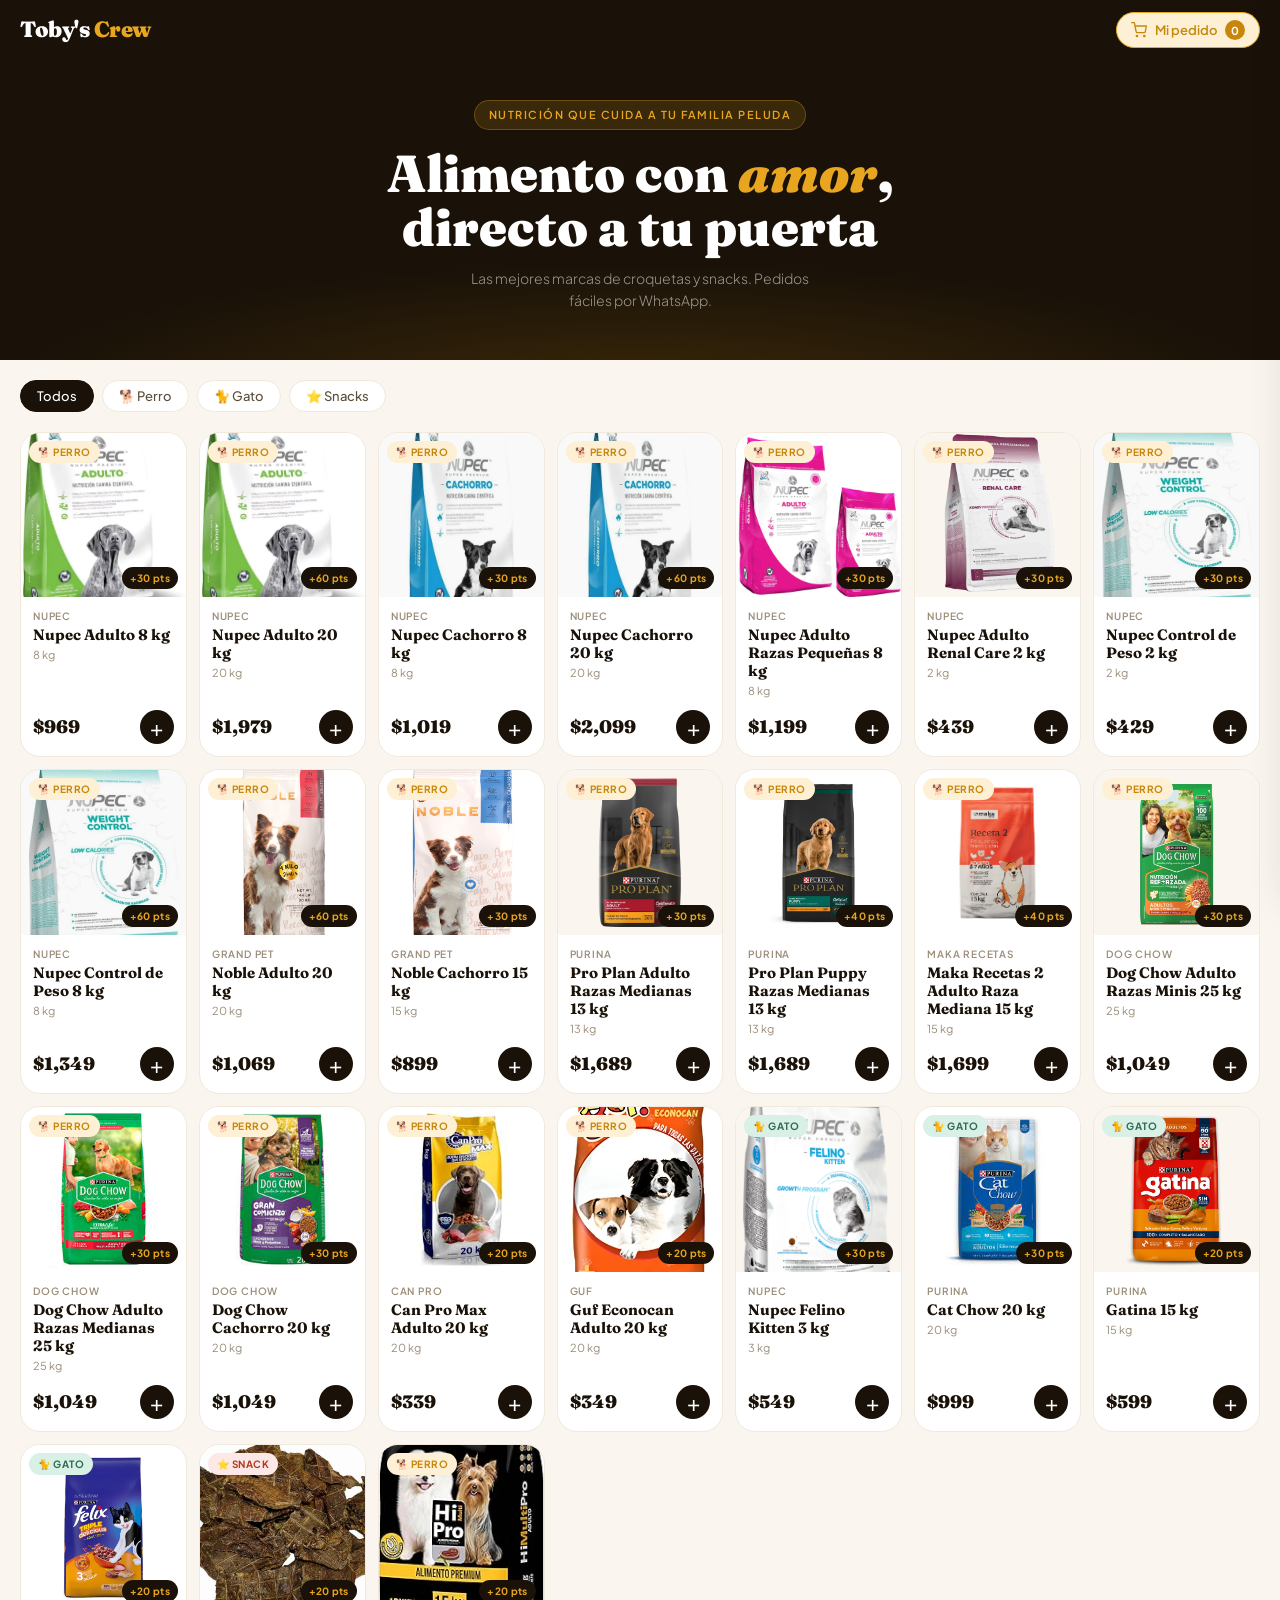
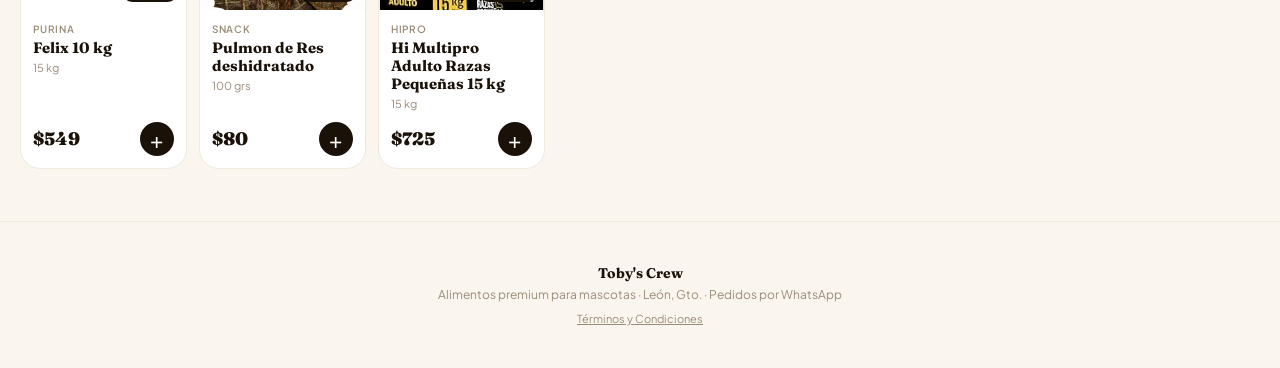
<file: index.html>
<!DOCTYPE html>
<html lang="es">
<head>
  <meta charset="UTF-8" />
  <meta name="viewport" content="width=device-width, initial-scale=1.0" />
  <meta name="description" content="Toby's Crew — Alimentos premium para tu mascota. Pide fácil por WhatsApp." />
  <title>Toby's Crew 🐾</title>
  <link rel="icon" href="data:image/svg+xml,<svg xmlns='http://www.w3.org/2000/svg' viewBox='0 0 100 100'><text y='.9em' font-size='90'>🐾</text></svg>" />
  <link rel="stylesheet" href="css/style.css" />
</head>
<body>

  <!-- ── HEADER ──────────────────────────────────────────────── -->
  <header class="site-header">
    <a class="logo" href="#">Toby's <em>Crew</em></a>
    <!-- ──<a href="historial.html" style="color:rgba(255,255,255,0.55);font-size:12px;font-weight:500;text-decoration:none;margin-right:8px">📊 Historial</a> -->
    <button class="cart-toggle" id="cart-toggle" aria-label="Ver carrito">
      <svg viewBox="0 0 24 24" fill="none" stroke="currentColor" stroke-width="2" stroke-linecap="round" stroke-linejoin="round">
        <circle cx="9" cy="21" r="1"/><circle cx="20" cy="21" r="1"/>
        <path d="M1 1h4l2.68 13.39a2 2 0 0 0 2 1.61h9.72a2 2 0 0 0 2-1.61L23 6H6"/>
      </svg>
      Mi pedido
      <span class="cart-badge" id="cart-badge">0</span>
    </button>
  </header>

  <!-- ── PROMO BANNER ──────────────────────────────────────────── -->
  <div class="promo-banner" id="promo-banner">
    🔥 <em>¡Ofertas especiales!</em> Algunos productos con descuento por tiempo limitado
  </div>

  <!-- ── HERO ────────────────────────────────────────────────── -->
  <section class="hero">
    <span class="hero-eyebrow">Nutrición que cuida a tu familia peluda</span>
    <h1>Alimento con <em>amor</em>,<br>directo a tu puerta</h1>
    <p>Las mejores marcas de croquetas y snacks. Pedidos fáciles por WhatsApp.</p>
  </section>

  <!-- ── FILTERS ──────────────────────────────────────────────── -->
  <nav class="filters-bar" aria-label="Filtrar productos">
    <button class="filter-chip active" data-filter="todos">Todos</button>
    <button class="filter-chip" data-filter="perro">🐕 Perro</button>
    <button class="filter-chip" data-filter="gato">🐈 Gato</button>
    <button class="filter-chip" data-filter="snack">⭐ Snacks</button>
  </nav>

  <!-- ── CATALOG ──────────────────────────────────────────────── -->
  <main class="catalog-section">
    <div class="catalog-grid" id="catalog-grid">
      <!-- Products injected by app.js -->
      <p style="grid-column:1/-1;text-align:center;padding:2rem;color:var(--ink-muted)">Cargando productos…</p>
    </div>
  </main>

  <!-- ── FOOTER ───────────────────────────────────────────────── -->
  <footer class="site-footer">
    <strong>Toby's Crew</strong><br>
    Alimentos premium para mascotas · León, Gto. · Pedidos por WhatsApp<br>
    <a href="terminos.html" style="color:var(--ink-muted);font-size:11px;text-decoration:underline;margin-top:6px;display:inline-block">
      Términos y Condiciones
    </a>
  </footer>

  <!-- ── CART BACKDROP ────────────────────────────────────────── -->
  <div class="cart-backdrop" id="cart-backdrop" aria-hidden="true"></div>

  <!-- ── CART DRAWER ──────────────────────────────────────────── -->
  <aside class="cart-drawer" id="cart-drawer" role="dialog" aria-label="Carrito de compras">

    <div class="drawer-header">
      <h2 class="drawer-title">Tu pedido 🐾</h2>
      <button class="drawer-close" id="cart-close" aria-label="Cerrar">✕</button>
    </div>

    <!-- Step 1: Items list -->
    <div class="cart-step active" id="step-items">
      <div id="cart-items-list">
        <div class="cart-empty">
          <div class="cart-empty-icon">🛒</div>
          <p>Tu carrito está vacío.<br>¡Agrega productos del catálogo!</p>
        </div>
      </div>
    </div>

    <!-- Step 2: Customer form -->
    <div class="cart-step" id="step-form">
      <button class="btn btn-back" onclick="goBackToItems()">← Volver al pedido</button>

      <div class="order-summary-mini" id="order-summary-mini"></div>

      <div class="form-group">
        <label for="f-name">Tu nombre *</label>
        <input type="text" id="f-name" placeholder="Ej: María García" autocomplete="name" />
      </div>
      <div class="form-group">
        <label for="f-phone">Teléfono *</label>
        <input type="tel" id="f-phone" placeholder="Ej: 477 123 4567" autocomplete="tel" />
      </div>
      <div class="form-group">
        <label for="f-address">Dirección de entrega *</label>
        <input type="text" id="f-address" placeholder="Calle, número, colonia" autocomplete="street-address" />
      </div>
      <div class="form-group">
        <label for="f-codigo">¿Tienes un código de descuento?</label>
        <div style="display:flex;gap:8px">
          <input type="text" id="f-codigo" placeholder="Ej: PRIMERA10"
            style="text-transform:uppercase;letter-spacing:1px;flex:1" />
          <button type="button" onclick="aplicarCodigo()"
            style="flex-shrink:0;background:var(--ink);color:white;border:none;border-radius:var(--radius-sm);padding:0 16px;font-size:13px;font-weight:600;cursor:pointer;font-family:inherit">
            Aplicar
          </button>
        </div>
        <p id="codigo-status" style="font-size:12px;margin-top:5px;min-height:16px;font-weight:600"></p>
      </div>
      <div class="form-group">
        <label for="f-notes">Notas adicionales</label>
        <textarea id="f-notes" placeholder="Horario de entrega, instrucciones especiales…"></textarea>
      </div>
    </div>

    <!-- Cart Footer (always visible) -->
    <div class="cart-footer">
      <div class="total-row">
        <span class="total-label">Total estimado</span>
        <span class="total-value" id="cart-subtotal">$0</span>
      </div>

      <!-- Step 1 button -->
      <div id="footer-btn-items">
        <button class="btn btn-primary" id="btn-to-form" onclick="goToForm()" disabled>
          Continuar con datos de envío →
        </button>
      </div>

      <!-- Step 2 button (hidden until step 2) -->
      <div id="footer-btn-form" style="display:none">
        <button class="btn btn-whatsapp" onclick="sendOrder()">
          <svg class="wa-icon" viewBox="0 0 24 24" fill="white">
            <path d="M17.472 14.382c-.297-.149-1.758-.867-2.03-.967-.273-.099-.471-.148-.67.15-.197.297-.767.966-.94 1.164-.173.199-.347.223-.644.075-.297-.15-1.255-.463-2.39-1.475-.883-.788-1.48-1.761-1.653-2.059-.173-.297-.018-.458.13-.606.134-.133.298-.347.446-.52.149-.174.198-.298.298-.497.099-.198.05-.371-.025-.52-.075-.149-.669-1.612-.916-2.207-.242-.579-.487-.5-.669-.51-.173-.008-.371-.01-.57-.01-.198 0-.52.074-.792.372-.272.297-1.04 1.016-1.04 2.479 0 1.462 1.065 2.875 1.213 3.074.149.198 2.096 3.2 5.077 4.487.709.306 1.262.489 1.694.625.712.227 1.36.195 1.871.118.571-.085 1.758-.719 2.006-1.413.248-.694.248-1.289.173-1.413-.074-.124-.272-.198-.57-.347m-5.421 7.403h-.004a9.87 9.87 0 01-5.031-1.378l-.361-.214-3.741.982.998-3.648-.235-.374a9.86 9.86 0 01-1.51-5.26c.001-5.45 4.436-9.884 9.888-9.884 2.64 0 5.122 1.03 6.988 2.898a9.825 9.825 0 012.893 6.994c-.003 5.45-4.437 9.884-9.885 9.884m8.413-18.297A11.815 11.815 0 0012.05 0C5.495 0 .16 5.335.157 11.892c0 2.096.547 4.142 1.588 5.945L.057 24l6.305-1.654a11.882 11.882 0 005.683 1.448h.005c6.554 0 11.89-5.335 11.893-11.893a11.821 11.821 0 00-3.48-8.413Z"/>
          </svg>
          Enviar pedido por WhatsApp
        </button>
      </div>
    </div>
  </aside>

  <!-- ── TOAST ─────────────────────────────────────────────────── -->
  <div class="toast" id="toast" role="status" aria-live="polite"></div>

  <script src="js/app.js"></script>
  <script>
    // Show/hide correct footer button per step
    const observer = new MutationObserver(() => {
      const isForm = document.getElementById("step-form").classList.contains("active");
      document.getElementById("footer-btn-items").style.display = isForm ? "none" : "block";
      document.getElementById("footer-btn-form").style.display  = isForm ? "block" : "none";
      document.getElementById("cart-subtotal").textContent = isForm
        ? `$${Number(cartTotal()).toLocaleString("es-MX")}`
        : document.getElementById("cart-subtotal").textContent;
    });
    observer.observe(document.getElementById("cart-drawer"), { subtree: true, attributes: true, attributeFilter: ["class"] });
  </script>
</body>
</html>
</file>
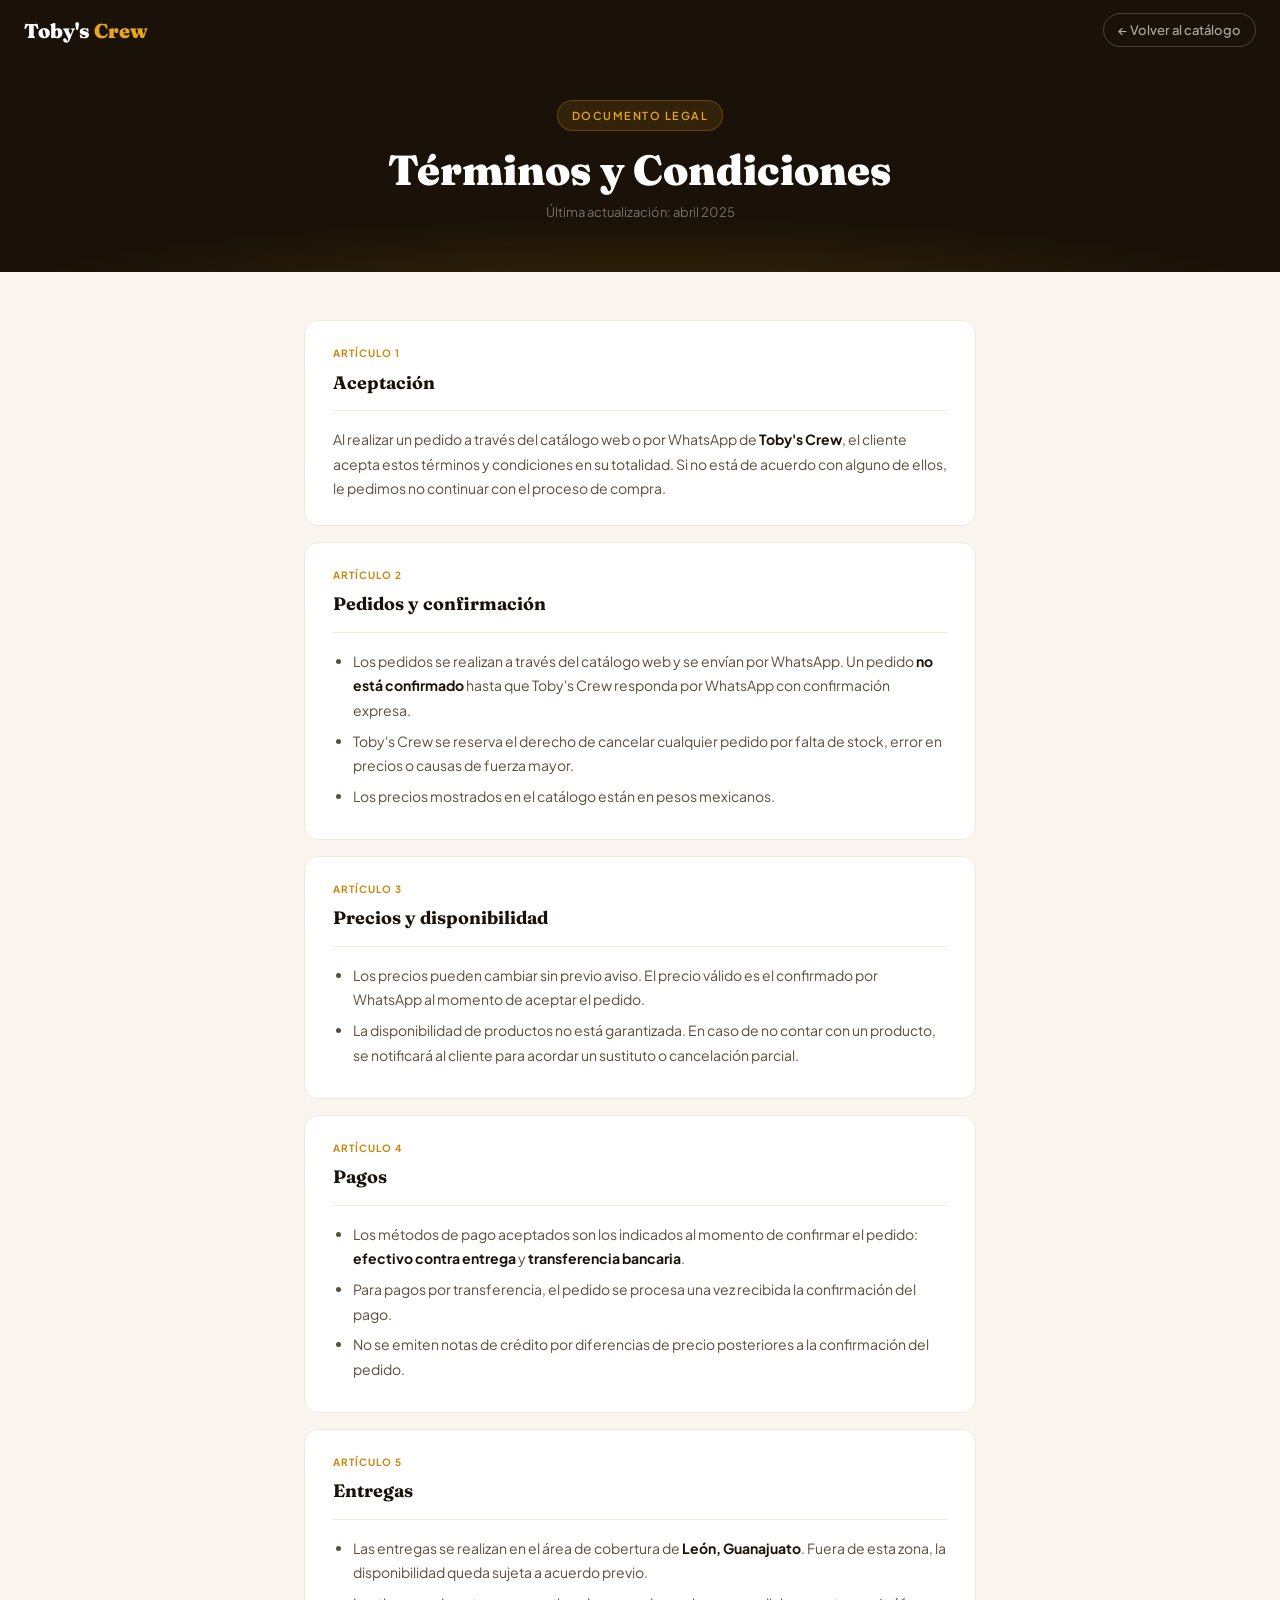
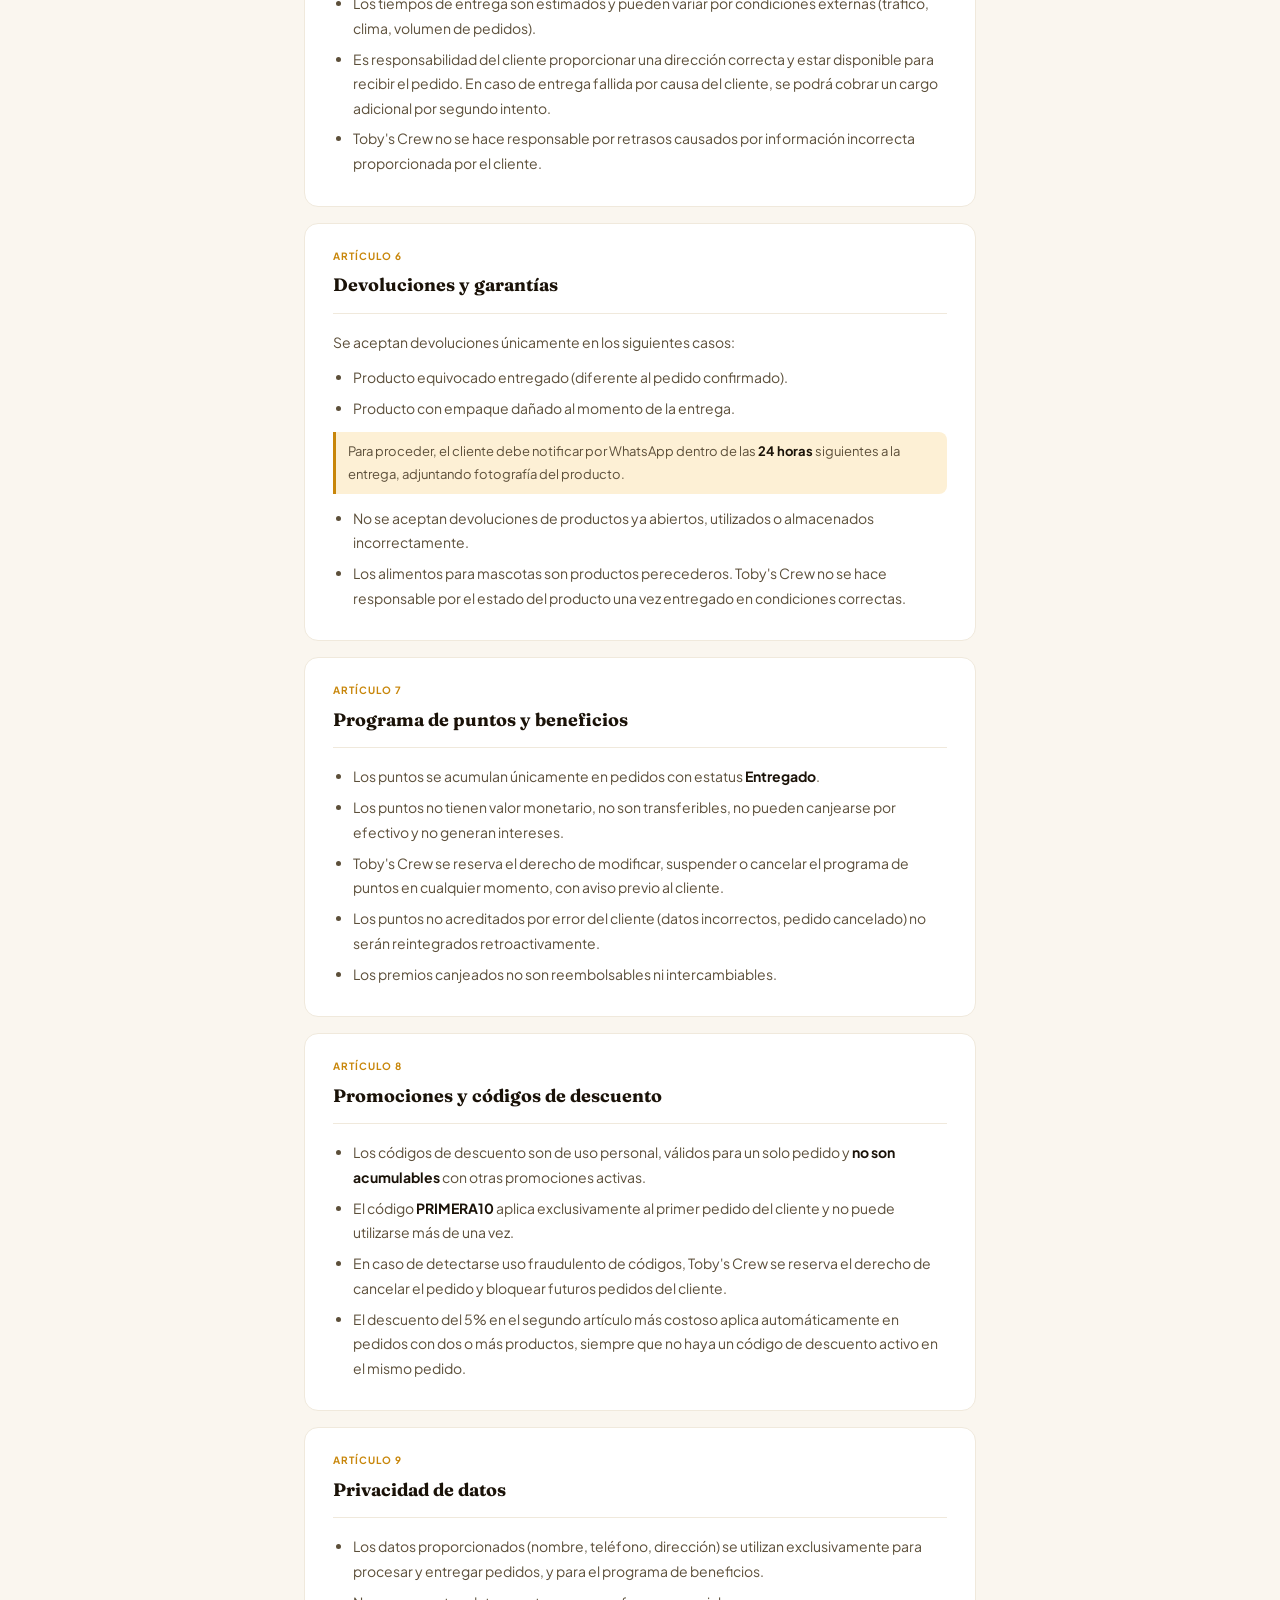
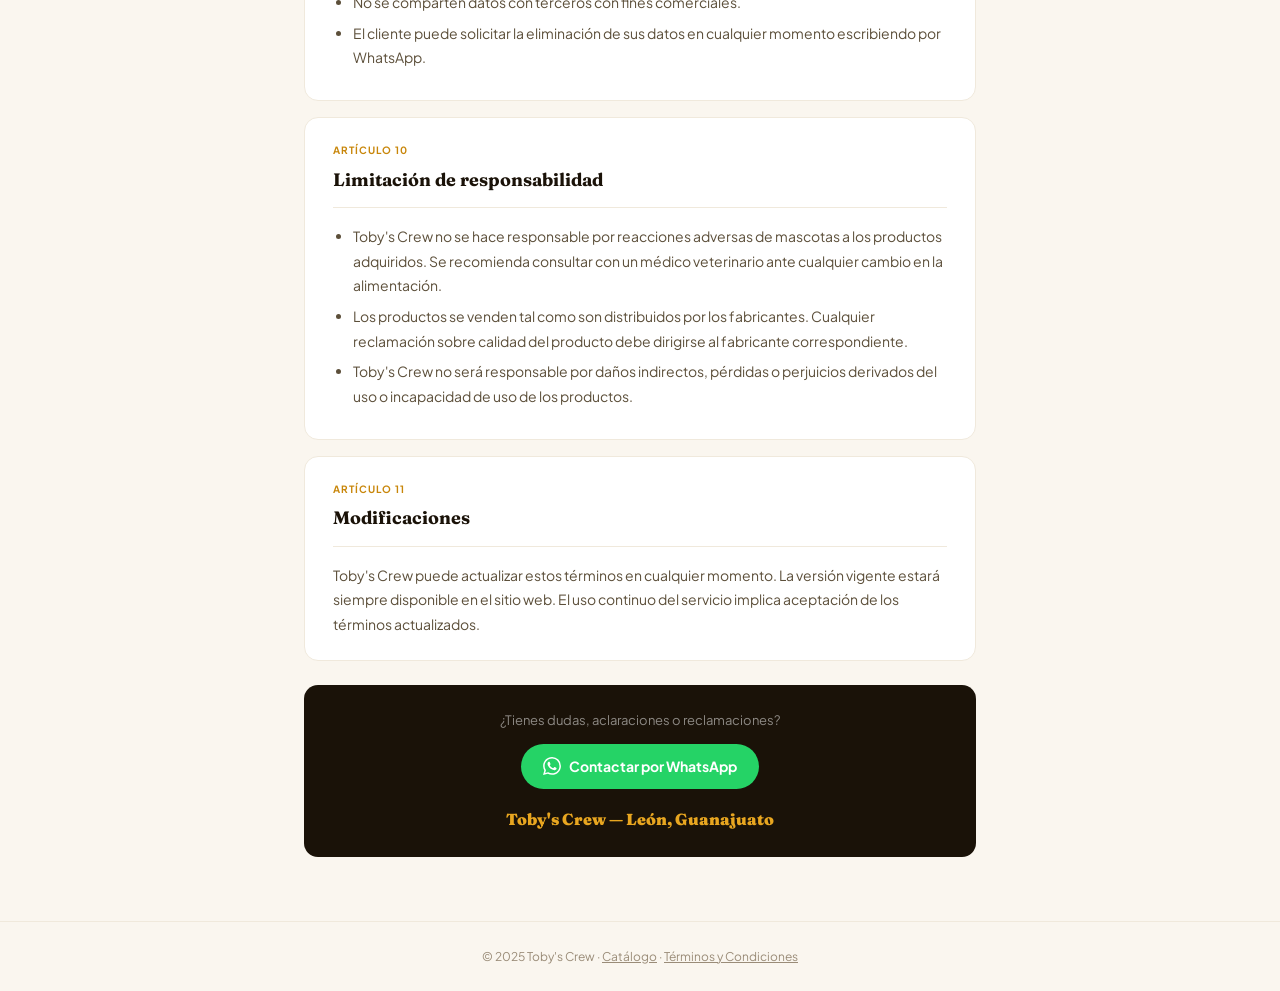
<file: terminos.html>
<!DOCTYPE html>
<html lang="es">
<head>
  <meta charset="UTF-8" />
  <meta name="viewport" content="width=device-width, initial-scale=1.0" />
  <title>Términos y Condiciones — Toby's Crew</title>
  <link rel="icon" href="data:image/svg+xml,<svg xmlns='http://www.w3.org/2000/svg' viewBox='0 0 100 100'><text y='.9em' font-size='90'>🐾</text></svg>" />
  <link rel="preconnect" href="https://fonts.googleapis.com" />
  <link rel="preconnect" href="https://fonts.gstatic.com" crossorigin />
  <link href="https://fonts.googleapis.com/css2?family=Fraunces:ital,wght@0,400;0,700;0,900;1,400&family=Plus+Jakarta+Sans:wght@300;400;500;600&display=swap" rel="stylesheet" />
  <style>
    *, *::before, *::after { box-sizing: border-box; margin: 0; padding: 0; }

    :root {
      --ink:        #1A1208;
      --ink-soft:   #5C4F3A;
      --ink-muted:  #9A8C78;
      --cream:      #FAF6EF;
      --cream-dark: #F0E9DC;
      --gold:       #C8860A;
      --gold-light: #FDF0D5;
      --gold-mid:   #E8A620;
      --green:      #2D6A4F;
      --white:      #FFFFFF;
      --radius:     14px;
    }

    html { scroll-behavior: smooth; }

    body {
      font-family: 'Plus Jakarta Sans', sans-serif;
      background: var(--cream);
      color: var(--ink);
      font-size: 15px;
      line-height: 1.75;
      -webkit-font-smoothing: antialiased;
    }

    /* ── HEADER ─────────────────────────────── */
    header {
      background: var(--ink);
      padding: 0 1.5rem;
      display: flex; align-items: center; justify-content: space-between;
      height: 60px; position: sticky; top: 0; z-index: 90;
    }
    .logo {
      font-family: 'Fraunces', serif;
      font-size: 20px; font-weight: 900;
      color: white; text-decoration: none;
    }
    .logo em { color: var(--gold-mid); font-style: normal; }
    .back-link {
      font-size: 13px; font-weight: 500;
      color: rgba(255,255,255,0.65);
      text-decoration: none;
      border: 1px solid rgba(255,255,255,0.2);
      border-radius: 100px; padding: 5px 14px;
      transition: all 0.15s;
    }
    .back-link:hover { background: rgba(255,255,255,0.1); color: white; }

    /* ── HERO ───────────────────────────────── */
    .hero {
      background: var(--ink);
      padding: 2.5rem 1.5rem 3rem;
      text-align: center;
      position: relative; overflow: hidden;
    }
    .hero::before {
      content: '';
      position: absolute; inset: 0;
      background: radial-gradient(ellipse 70% 50% at 50% 110%, rgba(200,134,10,0.15) 0%, transparent 70%);
    }
    .hero-eyebrow {
      display: inline-block;
      background: rgba(232,166,32,0.12);
      border: 1px solid rgba(232,166,32,0.25);
      color: var(--gold-mid);
      font-size: 11px; font-weight: 600;
      letter-spacing: 1.5px; text-transform: uppercase;
      padding: 5px 14px; border-radius: 100px;
      margin-bottom: 1rem; position: relative;
    }
    .hero h1 {
      font-family: 'Fraunces', serif;
      font-size: clamp(28px, 6vw, 42px);
      font-weight: 900; color: white; line-height: 1.1;
      margin-bottom: 0.5rem; position: relative;
    }
    .hero-date {
      color: rgba(255,255,255,0.4);
      font-size: 13px; position: relative;
    }

    /* ── CONTAINER ──────────────────────────── */
    .container {
      max-width: 720px;
      margin: 0 auto;
      padding: 3rem 1.5rem 4rem;
    }

    /* ── SECTION ────────────────────────────── */
    .tc-section {
      background: var(--white);
      border: 1.5px solid var(--cream-dark);
      border-radius: var(--radius);
      padding: 1.5rem 1.75rem;
      margin-bottom: 1rem;
    }
    .tc-section:last-of-type { margin-bottom: 0; }

    .tc-num {
      font-size: 10px; font-weight: 700;
      letter-spacing: 1px; text-transform: uppercase;
      color: var(--gold); margin-bottom: 4px;
    }
    .tc-title {
      font-family: 'Fraunces', serif;
      font-size: 18px; font-weight: 700;
      color: var(--ink); margin-bottom: 1rem;
      padding-bottom: 0.75rem;
      border-bottom: 1.5px solid var(--cream-dark);
    }
    .tc-body { color: var(--ink-soft); font-size: 14px; }
    .tc-body p  { margin-bottom: 0.65rem; }
    .tc-body p:last-child { margin-bottom: 0; }
    .tc-body ul {
      padding-left: 1.25rem; margin-bottom: 0.65rem;
    }
    .tc-body ul:last-child { margin-bottom: 0; }
    .tc-body li { margin-bottom: 0.4rem; }
    .tc-body strong { color: var(--ink); font-weight: 700; }
    .tc-body .highlight {
      background: var(--gold-light);
      border-left: 3px solid var(--gold);
      border-radius: 0 8px 8px 0;
      padding: 8px 12px;
      margin: 0.75rem 0; font-size: 13px;
    }

    /* ── CONTACT CARD ───────────────────────── */
    .contact-card {
      background: var(--ink);
      border-radius: var(--radius);
      padding: 1.5rem 1.75rem;
      margin-top: 1.5rem;
      text-align: center;
    }
    .contact-card p  { color: rgba(255,255,255,0.5); font-size: 13px; margin-bottom: 0.75rem; }
    .contact-card .wa-btn {
      display: inline-flex; align-items: center; gap: 8px;
      background: #25D366; color: white;
      text-decoration: none;
      border-radius: 100px; padding: 10px 22px;
      font-size: 14px; font-weight: 700;
      transition: background 0.15s;
    }
    .contact-card .wa-btn:hover { background: #1db954; }
    .contact-card .wa-icon { width: 18px; height: 18px; flex-shrink: 0; }
    .contact-card .brand {
      font-family: 'Fraunces', serif;
      font-size: 16px; font-weight: 900;
      color: var(--gold-mid); margin-top: 1rem; display: block;
    }

    /* ── FOOTER ─────────────────────────────── */
    footer {
      text-align: center;
      padding: 1.5rem;
      color: var(--ink-muted);
      font-size: 12px;
      border-top: 1px solid var(--cream-dark);
    }
    footer a { color: var(--ink-muted); text-decoration: underline; }
  </style>
</head>
<body>

<header>
  <a class="logo" href="index.html">Toby's <em>Crew</em></a>
  <a class="back-link" href="index.html">← Volver al catálogo</a>
</header>

<section class="hero">
  <span class="hero-eyebrow">Documento legal</span>
  <h1>Términos y Condiciones</h1>
  <p class="hero-date">Última actualización: abril 2025</p>
</section>

<div class="container">

  <div class="tc-section">
    <div class="tc-num">Artículo 1</div>
    <h2 class="tc-title">Aceptación</h2>
    <div class="tc-body">
      <p>Al realizar un pedido a través del catálogo web o por WhatsApp de <strong>Toby's Crew</strong>, el cliente acepta estos términos y condiciones en su totalidad. Si no está de acuerdo con alguno de ellos, le pedimos no continuar con el proceso de compra.</p>
    </div>
  </div>

  <div class="tc-section">
    <div class="tc-num">Artículo 2</div>
    <h2 class="tc-title">Pedidos y confirmación</h2>
    <div class="tc-body">
      <ul>
        <li>Los pedidos se realizan a través del catálogo web y se envían por WhatsApp. Un pedido <strong>no está confirmado</strong> hasta que Toby's Crew responda por WhatsApp con confirmación expresa.</li>
        <li>Toby's Crew se reserva el derecho de cancelar cualquier pedido por falta de stock, error en precios o causas de fuerza mayor.</li>
        <li>Los precios mostrados en el catálogo están en pesos mexicanos.</li>
      </ul>
    </div>
  </div>

  <div class="tc-section">
    <div class="tc-num">Artículo 3</div>
    <h2 class="tc-title">Precios y disponibilidad</h2>
    <div class="tc-body">
      <ul>
        <li>Los precios pueden cambiar sin previo aviso. El precio válido es el confirmado por WhatsApp al momento de aceptar el pedido.</li>
        <li>La disponibilidad de productos no está garantizada. En caso de no contar con un producto, se notificará al cliente para acordar un sustituto o cancelación parcial.</li>
      </ul>
    </div>
  </div>

  <div class="tc-section">
    <div class="tc-num">Artículo 4</div>
    <h2 class="tc-title">Pagos</h2>
    <div class="tc-body">
      <ul>
        <li>Los métodos de pago aceptados son los indicados al momento de confirmar el pedido: <strong>efectivo contra entrega</strong> y <strong>transferencia bancaria</strong>.</li>
        <li>Para pagos por transferencia, el pedido se procesa una vez recibida la confirmación del pago.</li>
        <li>No se emiten notas de crédito por diferencias de precio posteriores a la confirmación del pedido.</li>
      </ul>
    </div>
  </div>

  <div class="tc-section">
    <div class="tc-num">Artículo 5</div>
    <h2 class="tc-title">Entregas</h2>
    <div class="tc-body">
      <ul>
        <li>Las entregas se realizan en el área de cobertura de <strong>León, Guanajuato</strong>. Fuera de esta zona, la disponibilidad queda sujeta a acuerdo previo.</li>
        <li>Los tiempos de entrega son estimados y pueden variar por condiciones externas (tráfico, clima, volumen de pedidos).</li>
        <li>Es responsabilidad del cliente proporcionar una dirección correcta y estar disponible para recibir el pedido. En caso de entrega fallida por causa del cliente, se podrá cobrar un cargo adicional por segundo intento.</li>
        <li>Toby's Crew no se hace responsable por retrasos causados por información incorrecta proporcionada por el cliente.</li>
      </ul>
    </div>
  </div>

  <div class="tc-section">
    <div class="tc-num">Artículo 6</div>
    <h2 class="tc-title">Devoluciones y garantías</h2>
    <div class="tc-body">
      <p>Se aceptan devoluciones únicamente en los siguientes casos:</p>
      <ul>
        <li>Producto equivocado entregado (diferente al pedido confirmado).</li>
        <li>Producto con empaque dañado al momento de la entrega.</li>
      </ul>
      <div class="highlight">
        Para proceder, el cliente debe notificar por WhatsApp dentro de las <strong>24 horas</strong> siguientes a la entrega, adjuntando fotografía del producto.
      </div>
      <ul>
        <li>No se aceptan devoluciones de productos ya abiertos, utilizados o almacenados incorrectamente.</li>
        <li>Los alimentos para mascotas son productos perecederos. Toby's Crew no se hace responsable por el estado del producto una vez entregado en condiciones correctas.</li>
      </ul>
    </div>
  </div>

  <div class="tc-section">
    <div class="tc-num">Artículo 7</div>
    <h2 class="tc-title">Programa de puntos y beneficios</h2>
    <div class="tc-body">
      <ul>
        <li>Los puntos se acumulan únicamente en pedidos con estatus <strong>Entregado</strong>.</li>
        <li>Los puntos no tienen valor monetario, no son transferibles, no pueden canjearse por efectivo y no generan intereses.</li>
        <li>Toby's Crew se reserva el derecho de modificar, suspender o cancelar el programa de puntos en cualquier momento, con aviso previo al cliente.</li>
        <li>Los puntos no acreditados por error del cliente (datos incorrectos, pedido cancelado) no serán reintegrados retroactivamente.</li>
        <li>Los premios canjeados no son reembolsables ni intercambiables.</li>
      </ul>
    </div>
  </div>

  <div class="tc-section">
    <div class="tc-num">Artículo 8</div>
    <h2 class="tc-title">Promociones y códigos de descuento</h2>
    <div class="tc-body">
      <ul>
        <li>Los códigos de descuento son de uso personal, válidos para un solo pedido y <strong>no son acumulables</strong> con otras promociones activas.</li>
        <li>El código <strong>PRIMERA10</strong> aplica exclusivamente al primer pedido del cliente y no puede utilizarse más de una vez.</li>
        <li>En caso de detectarse uso fraudulento de códigos, Toby's Crew se reserva el derecho de cancelar el pedido y bloquear futuros pedidos del cliente.</li>
        <li>El descuento del 5% en el segundo artículo más costoso aplica automáticamente en pedidos con dos o más productos, siempre que no haya un código de descuento activo en el mismo pedido.</li>
      </ul>
    </div>
  </div>

  <div class="tc-section">
    <div class="tc-num">Artículo 9</div>
    <h2 class="tc-title">Privacidad de datos</h2>
    <div class="tc-body">
      <ul>
        <li>Los datos proporcionados (nombre, teléfono, dirección) se utilizan exclusivamente para procesar y entregar pedidos, y para el programa de beneficios.</li>
        <li>No se comparten datos con terceros con fines comerciales.</li>
        <li>El cliente puede solicitar la eliminación de sus datos en cualquier momento escribiendo por WhatsApp.</li>
      </ul>
    </div>
  </div>

  <div class="tc-section">
    <div class="tc-num">Artículo 10</div>
    <h2 class="tc-title">Limitación de responsabilidad</h2>
    <div class="tc-body">
      <ul>
        <li>Toby's Crew no se hace responsable por reacciones adversas de mascotas a los productos adquiridos. Se recomienda consultar con un médico veterinario ante cualquier cambio en la alimentación.</li>
        <li>Los productos se venden tal como son distribuidos por los fabricantes. Cualquier reclamación sobre calidad del producto debe dirigirse al fabricante correspondiente.</li>
        <li>Toby's Crew no será responsable por daños indirectos, pérdidas o perjuicios derivados del uso o incapacidad de uso de los productos.</li>
      </ul>
    </div>
  </div>

  <div class="tc-section">
    <div class="tc-num">Artículo 11</div>
    <h2 class="tc-title">Modificaciones</h2>
    <div class="tc-body">
      <p>Toby's Crew puede actualizar estos términos en cualquier momento. La versión vigente estará siempre disponible en el sitio web. El uso continuo del servicio implica aceptación de los términos actualizados.</p>
    </div>
  </div>

  <div class="contact-card">
    <p>¿Tienes dudas, aclaraciones o reclamaciones?</p>
    <a class="wa-btn" href="https://wa.me/524771998610" target="_blank" rel="noopener">
      <svg class="wa-icon" viewBox="0 0 24 24" fill="white">
        <path d="M17.472 14.382c-.297-.149-1.758-.867-2.03-.967-.273-.099-.471-.148-.67.15-.197.297-.767.966-.94 1.164-.173.199-.347.223-.644.075-.297-.15-1.255-.463-2.39-1.475-.883-.788-1.48-1.761-1.653-2.059-.173-.297-.018-.458.13-.606.134-.133.298-.347.446-.52.149-.174.198-.298.298-.497.099-.198.05-.371-.025-.52-.075-.149-.669-1.612-.916-2.207-.242-.579-.487-.5-.669-.51-.173-.008-.371-.01-.57-.01-.198 0-.52.074-.792.372-.272.297-1.04 1.016-1.04 2.479 0 1.462 1.065 2.875 1.213 3.074.149.198 2.096 3.2 5.077 4.487.709.306 1.262.489 1.694.625.712.227 1.36.195 1.871.118.571-.085 1.758-.719 2.006-1.413.248-.694.248-1.289.173-1.413-.074-.124-.272-.198-.57-.347m-5.421 7.403h-.004a9.87 9.87 0 01-5.031-1.378l-.361-.214-3.741.982.998-3.648-.235-.374a9.86 9.86 0 01-1.51-5.26c.001-5.45 4.436-9.884 9.888-9.884 2.64 0 5.122 1.03 6.988 2.898a9.825 9.825 0 012.893 6.994c-.003 5.45-4.437 9.884-9.885 9.884m8.413-18.297A11.815 11.815 0 0012.05 0C5.495 0 .16 5.335.157 11.892c0 2.096.547 4.142 1.588 5.945L.057 24l6.305-1.654a11.882 11.882 0 005.683 1.448h.005c6.554 0 11.89-5.335 11.893-11.893a11.821 11.821 0 00-3.48-8.413Z"/>
      </svg>
      Contactar por WhatsApp
    </a>
    <span class="brand">Toby's Crew — León, Guanajuato</span>
  </div>

</div>

<footer>
  <p>© 2025 Toby's Crew · <a href="index.html">Catálogo</a> · <a href="terminos.html">Términos y Condiciones</a></p>
</footer>

</body>
</html>
</file>
<file: css/style.css>
@import url('https://fonts.googleapis.com/css2?family=Fraunces:ital,wght@0,400;0,700;0,900;1,400&family=Plus+Jakarta+Sans:wght@300;400;500;600&display=swap');

/* ─── RESET & TOKENS ─────────────────────────────────────────── */
*, *::before, *::after { box-sizing: border-box; margin: 0; padding: 0; }

:root {
  --ink:        #1A1208;
  --ink-soft:   #5C4F3A;
  --ink-muted:  #9A8C78;
  --cream:      #FAF6EF;
  --cream-dark: #F0E9DC;
  --gold:       #C8860A;
  --gold-light: #FDF0D5;
  --gold-mid:   #E8A620;
  --green:      #2D6A4F;
  --green-light:#D8F0E5;
  --red:        #B33A1A;
  --white:      #FFFFFF;
  --radius-sm:  8px;
  --radius-md:  14px;
  --radius-lg:  20px;
  --shadow:     0 4px 20px rgba(26,18,8,0.08);
  --shadow-lg:  0 12px 40px rgba(26,18,8,0.14);
}

html { scroll-behavior: smooth; }

body {
  font-family: 'Plus Jakarta Sans', sans-serif;
  background: var(--cream);
  color: var(--ink);
  min-height: 100vh;
  font-size: 15px;
  line-height: 1.6;
  -webkit-font-smoothing: antialiased;
}

img { max-width: 100%; display: block; }
button { cursor: pointer; font-family: inherit; }

/* ─── HEADER ─────────────────────────────────────────────────── */
.site-header {
  position: sticky; top: 0; z-index: 90;
  background: var(--ink);
  padding: 0 1.25rem;
  display: flex; align-items: center; justify-content: space-between;
  height: 60px;
}

.logo {
  font-family: 'Fraunces', serif;
  font-size: 22px; font-weight: 900;
  color: var(--white);
  letter-spacing: -0.5px;
  text-decoration: none;
}
.logo em { color: var(--gold-mid); font-style: normal; }

.cart-toggle {
  display: flex; align-items: center; gap: 8px;
  background: var(--gold-light);
  border: 1.5px solid var(--gold-mid);
  border-radius: 100px;
  padding: 7px 14px;
  color: var(--gold);
  font-weight: 600; font-size: 13px;
  transition: all 0.15s;
}
.cart-toggle:hover { background: var(--gold-mid); color: var(--white); border-color: var(--gold-mid); }
.cart-toggle svg { width: 16px; height: 16px; }

.cart-badge {
  background: var(--gold);
  color: white;
  border-radius: 50%;
  width: 20px; height: 20px;
  font-size: 11px; font-weight: 700;
  display: flex; align-items: center; justify-content: center;
}

/* ─── HERO ───────────────────────────────────────────────────── */
.hero {
  background: var(--ink);
  padding: 2.5rem 1.25rem 3rem;
  text-align: center;
  position: relative;
  overflow: hidden;
}

.hero::before {
  content: '';
  position: absolute; inset: 0;
  background: radial-gradient(ellipse 70% 60% at 50% 110%, rgba(200,134,10,0.18) 0%, transparent 70%);
}

.hero-eyebrow {
  display: inline-block;
  background: rgba(232,166,32,0.15);
  border: 1px solid rgba(232,166,32,0.3);
  color: var(--gold-mid);
  font-size: 11px; font-weight: 600;
  letter-spacing: 1.5px; text-transform: uppercase;
  padding: 5px 14px; border-radius: 100px;
  margin-bottom: 1rem;
  position: relative;
}

.hero h1 {
  font-family: 'Fraunces', serif;
  font-size: clamp(32px, 7vw, 52px);
  font-weight: 900; line-height: 1.05;
  color: var(--white);
  margin-bottom: 0.75rem;
  position: relative;
}
.hero h1 em { color: var(--gold-mid); font-style: italic; }

.hero p {
  color: rgba(255,255,255,0.55);
  font-size: 14px; font-weight: 300;
  max-width: 340px; margin: 0 auto;
  position: relative;
}

/* ─── FILTERS ────────────────────────────────────────────────── */
.filters-bar {
  display: flex; gap: 8px;
  padding: 1.25rem 1.25rem 0;
  overflow-x: auto; -webkit-overflow-scrolling: touch;
  scrollbar-width: none;
}
.filters-bar::-webkit-scrollbar { display: none; }

.filter-chip {
  flex-shrink: 0;
  background: var(--white);
  border: 1.5px solid var(--cream-dark);
  border-radius: 100px;
  padding: 7px 16px;
  font-size: 13px; font-weight: 500;
  color: var(--ink-soft);
  transition: all 0.15s;
  white-space: nowrap;
}
.filter-chip:hover { border-color: var(--ink); color: var(--ink); }
.filter-chip.active {
  background: var(--ink); color: var(--white);
  border-color: var(--ink);
}

/* ─── CATALOG ────────────────────────────────────────────────── */
.catalog-section { padding: 1.25rem; }

.catalog-grid {
  display: grid;
  grid-template-columns: repeat(auto-fill, minmax(155px, 1fr));
  gap: 12px;
}

.product-card {
  background: var(--white);
  border-radius: var(--radius-lg);
  border: 1.5px solid var(--cream-dark);
  overflow: hidden;
  transition: transform 0.2s, box-shadow 0.2s;
  display: flex; flex-direction: column;
}
.product-card:hover {
  transform: translateY(-3px);
  box-shadow: var(--shadow-lg);
  border-color: transparent;
}

.card-img-wrap {
  position: relative;
  aspect-ratio: 1;
  background: var(--cream);
  overflow: hidden;
}

.card-img-wrap img {
  width: 100%; height: 100%;
  object-fit: cover;
  transition: transform 0.35s;
}
.product-card:hover .card-img-wrap img { transform: scale(1.04); }

/* Fallback when image is missing */
.card-img-wrap .img-fallback {
  position: absolute; inset: 0;
  display: flex; align-items: center; justify-content: center;
  font-size: 52px;
}

.category-tag {
  position: absolute; top: 8px; left: 8px;
  font-size: 10px; font-weight: 700;
  letter-spacing: 0.5px; text-transform: uppercase;
  padding: 3px 9px; border-radius: 100px;
}
.tag-perro  { background: var(--gold-light); color: var(--gold); }
.tag-gato   { background: var(--green-light); color: var(--green); }
.tag-snack  { background: #FDE8E8; color: var(--red); }

.card-body {
  padding: 11px 12px 12px;
  flex: 1; display: flex; flex-direction: column;
}
.card-brand { font-size: 10px; font-weight: 600; letter-spacing: 0.8px; text-transform: uppercase; color: var(--ink-muted); margin-bottom: 2px; }
.card-name { font-family: 'Fraunces', serif; font-size: 15px; font-weight: 700; line-height: 1.2; margin-bottom: 2px; }
.card-weight { font-size: 11px; color: var(--ink-muted); margin-bottom: 10px; }

.card-footer { display: flex; align-items: center; justify-content: space-between; margin-top: auto; }
.card-price { font-family: 'Fraunces', serif; font-size: 18px; font-weight: 900; color: var(--ink); }

.add-btn {
  width: 34px; height: 34px;
  border-radius: 50%;
  background: var(--ink);
  color: var(--white);
  border: none;
  font-size: 22px; line-height: 1;
  display: flex; align-items: center; justify-content: center;
  transition: background 0.15s, transform 0.1s;
}
.add-btn:hover { background: var(--gold); }
.add-btn:active { transform: scale(0.88); }

/* ─── CART DRAWER ─────────────────────────────────────────────── */
.cart-backdrop {
  position: fixed; inset: 0;
  background: rgba(26,18,8,0.5);
  z-index: 200;
  opacity: 0; pointer-events: none;
  transition: opacity 0.25s;
}
.cart-backdrop.open { opacity: 1; pointer-events: all; }

.cart-drawer {
  position: fixed; top: 0; right: 0; bottom: 0;
  width: min(420px, 100vw);
  background: var(--white);
  z-index: 201;
  display: flex; flex-direction: column;
  transform: translateX(105%);
  transition: transform 0.3s cubic-bezier(.22,.68,0,1.2);
  box-shadow: -8px 0 40px rgba(26,18,8,0.18);
}
.cart-drawer.open { transform: translateX(0); }

.drawer-header {
  display: flex; align-items: center; justify-content: space-between;
  padding: 1.1rem 1.25rem;
  border-bottom: 1.5px solid var(--cream-dark);
  flex-shrink: 0;
}
.drawer-title { font-family: 'Fraunces', serif; font-size: 20px; font-weight: 900; }
.drawer-close {
  width: 34px; height: 34px; border-radius: 50%;
  background: var(--cream); border: none;
  font-size: 18px; display: flex; align-items: center; justify-content: center;
  color: var(--ink); transition: background 0.15s;
}
.drawer-close:hover { background: var(--cream-dark); }

/* Cart Step 1: Items */
.cart-step { flex: 1; overflow-y: auto; padding: 1rem 1.25rem; display: none; flex-direction: column; }
.cart-step.active { display: flex; }

.cart-empty { text-align: center; margin: auto; padding: 2rem 1rem; }
.cart-empty-icon { font-size: 56px; margin-bottom: 1rem; }
.cart-empty p { color: var(--ink-muted); font-size: 14px; }

.cart-item-row {
  display: flex; align-items: center; gap: 12px;
  padding: 10px 0; border-bottom: 1px solid var(--cream-dark);
}
.ci-thumb {
  width: 52px; height: 52px; border-radius: var(--radius-sm);
  background: var(--cream); overflow: hidden; flex-shrink: 0;
  display: flex; align-items: center; justify-content: center; font-size: 26px;
}
.ci-thumb img { width: 100%; height: 100%; object-fit: cover; }
.ci-info { flex: 1; min-width: 0; }
.ci-name { font-weight: 600; font-size: 13px; white-space: nowrap; overflow: hidden; text-overflow: ellipsis; }
.ci-price { font-size: 12px; color: var(--ink-muted); }

.qty-ctrl { display: flex; align-items: center; gap: 6px; flex-shrink: 0; }
.qty-btn {
  width: 28px; height: 28px; border-radius: 50%;
  background: var(--cream); border: 1px solid var(--cream-dark);
  font-size: 15px; display: flex; align-items: center; justify-content: center;
  transition: background 0.12s;
}
.qty-btn:hover { background: var(--cream-dark); }
.qty-num { font-family: 'Fraunces', serif; font-weight: 900; font-size: 15px; min-width: 22px; text-align: center; }

/* Cart footer */
.cart-footer {
  padding: 1rem 1.25rem;
  border-top: 1.5px solid var(--cream-dark);
  flex-shrink: 0;
}
.total-row { display: flex; justify-content: space-between; align-items: baseline; margin-bottom: 1rem; }
.total-label { color: var(--ink-soft); font-size: 14px; }
.total-value { font-family: 'Fraunces', serif; font-size: 26px; font-weight: 900; }

/* ─── CUSTOMER FORM ───────────────────────────────────────────── */
.form-group { margin-bottom: 14px; }
.form-group label { display: block; font-size: 12px; font-weight: 600; letter-spacing: 0.3px; color: var(--ink-soft); margin-bottom: 5px; }
.form-group input,
.form-group textarea {
  width: 100%; padding: 11px 14px;
  border: 1.5px solid var(--cream-dark);
  border-radius: var(--radius-sm);
  background: var(--cream);
  font-family: 'Plus Jakarta Sans', sans-serif;
  font-size: 14px; color: var(--ink);
  transition: border-color 0.15s;
  outline: none;
  -webkit-appearance: none;
}
.form-group input:focus,
.form-group textarea:focus { border-color: var(--gold); background: var(--white); }
.form-group textarea { resize: vertical; min-height: 68px; }

/* ─── BUTTONS ────────────────────────────────────────────────── */
.btn {
  display: flex; align-items: center; justify-content: center; gap: 8px;
  width: 100%; padding: 14px;
  border: none; border-radius: var(--radius-md);
  font-family: 'Plus Jakarta Sans', sans-serif;
  font-size: 15px; font-weight: 700;
  transition: all 0.15s;
}
.btn-primary { background: var(--ink); color: var(--white); }
.btn-primary:hover { background: #2e2011; }
.btn-whatsapp { background: #25D366; color: var(--white); }
.btn-whatsapp:hover { background: #1db954; }
.btn-back {
  background: none; color: var(--ink-soft); font-weight: 500;
  font-size: 13px; width: auto; margin-bottom: 0.75rem;
  padding: 6px 0;
}
.btn-back:hover { color: var(--ink); }
.btn:disabled { opacity: 0.45; cursor: not-allowed; }
.btn:active:not(:disabled) { transform: scale(0.97); }

.wa-icon { width: 20px; height: 20px; flex-shrink: 0; }

/* ─── ORDER SUMMARY IN FORM STEP ─────────────────────────────── */
.order-summary-mini {
  background: var(--cream);
  border-radius: var(--radius-sm);
  padding: 10px 14px;
  margin-bottom: 1rem;
  font-size: 13px;
}
.order-summary-mini .osm-row { display: flex; justify-content: space-between; padding: 3px 0; color: var(--ink-soft); }
.order-summary-mini .osm-row strong { color: var(--ink); }
.order-summary-mini .osm-total { display: flex; justify-content: space-between; padding-top: 8px; margin-top: 4px; border-top: 1px solid var(--cream-dark); font-weight: 700; font-size: 14px; }

/* ─── TOAST ──────────────────────────────────────────────────── */
.toast {
  position: fixed; bottom: 1.5rem; left: 50%;
  transform: translateX(-50%) translateY(20px);
  background: var(--ink); color: white;
  padding: 10px 20px; border-radius: 100px;
  font-size: 13px; font-weight: 500;
  opacity: 0; pointer-events: none;
  transition: all 0.25s;
  z-index: 300; white-space: nowrap;
}
.toast.show { opacity: 1; transform: translateX(-50%) translateY(0); }

/* ─── FOOTER ─────────────────────────────────────────────────── */
.site-footer {
  text-align: center; padding: 2.5rem 1.25rem;
  color: var(--ink-muted); font-size: 12px;
  border-top: 1px solid var(--cream-dark);
  margin-top: 2rem;
}
.site-footer strong { color: var(--ink); font-family: 'Fraunces', serif; font-size: 14px; }

/* ─── RESPONSIVE ─────────────────────────────────────────────── */
@media (max-width: 380px) {
  .catalog-grid { grid-template-columns: repeat(2, 1fr); }
}

/* ─── DESCUENTOS ─────────────────────────────────────────────────── */
.discount-badge {
  position: absolute; top: 8px; right: 8px;
  background: #B33A1A; color: white;
  font-size: 11px; font-weight: 700;
  padding: 3px 9px; border-radius: 100px;
  letter-spacing: 0.3px; z-index: 2;
}

.card-price-wrap { display: flex; flex-direction: column; gap: 1px; }
.card-price-original {
  font-size: 12px; color: var(--ink-muted);
  text-decoration: line-through; line-height: 1;
}
.card-price-final {
  font-family: 'Fraunces', serif;
  font-size: 18px; font-weight: 900;
  color: #B33A1A;
}
.card-price-normal {
  font-family: 'Fraunces', serif;
  font-size: 18px; font-weight: 900;
  color: var(--ink);
}

/* Banner global de oferta */
.promo-banner {
  background: #B33A1A; color: white;
  text-align: center; padding: 10px 1.25rem;
  font-size: 13px; font-weight: 600;
  letter-spacing: 0.3px; display: none;
}
.promo-banner.visible { display: block; }
.promo-banner em { font-style: normal; font-weight: 800; }

/* ─── BADGE DE PUNTOS EN CATÁLOGO ────────────────────────────── */
.pts-badge {
  position: absolute; bottom: 8px; right: 8px;
  background: var(--ink); color: var(--gold-mid);
  font-size: 10px; font-weight: 700;
  padding: 3px 8px; border-radius: 100px;
  letter-spacing: 0.3px; z-index: 2;
}
</file>
